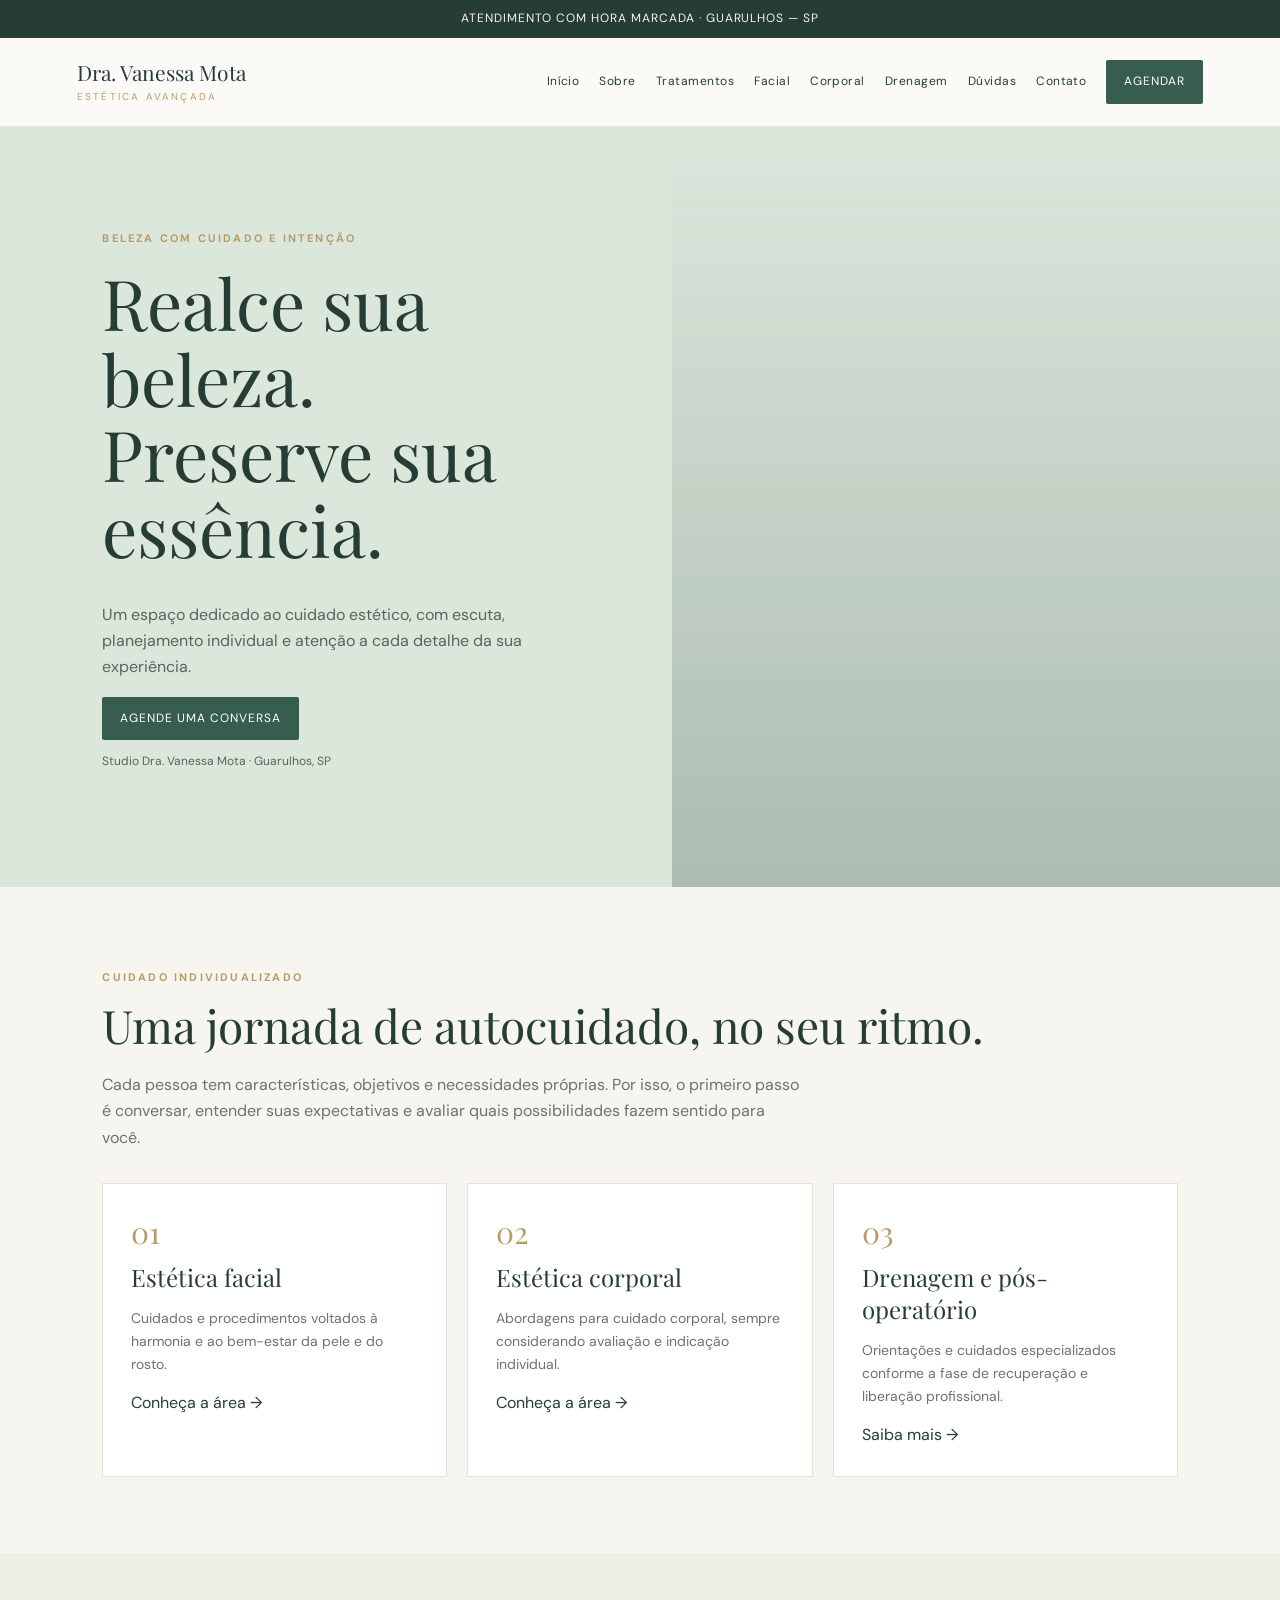
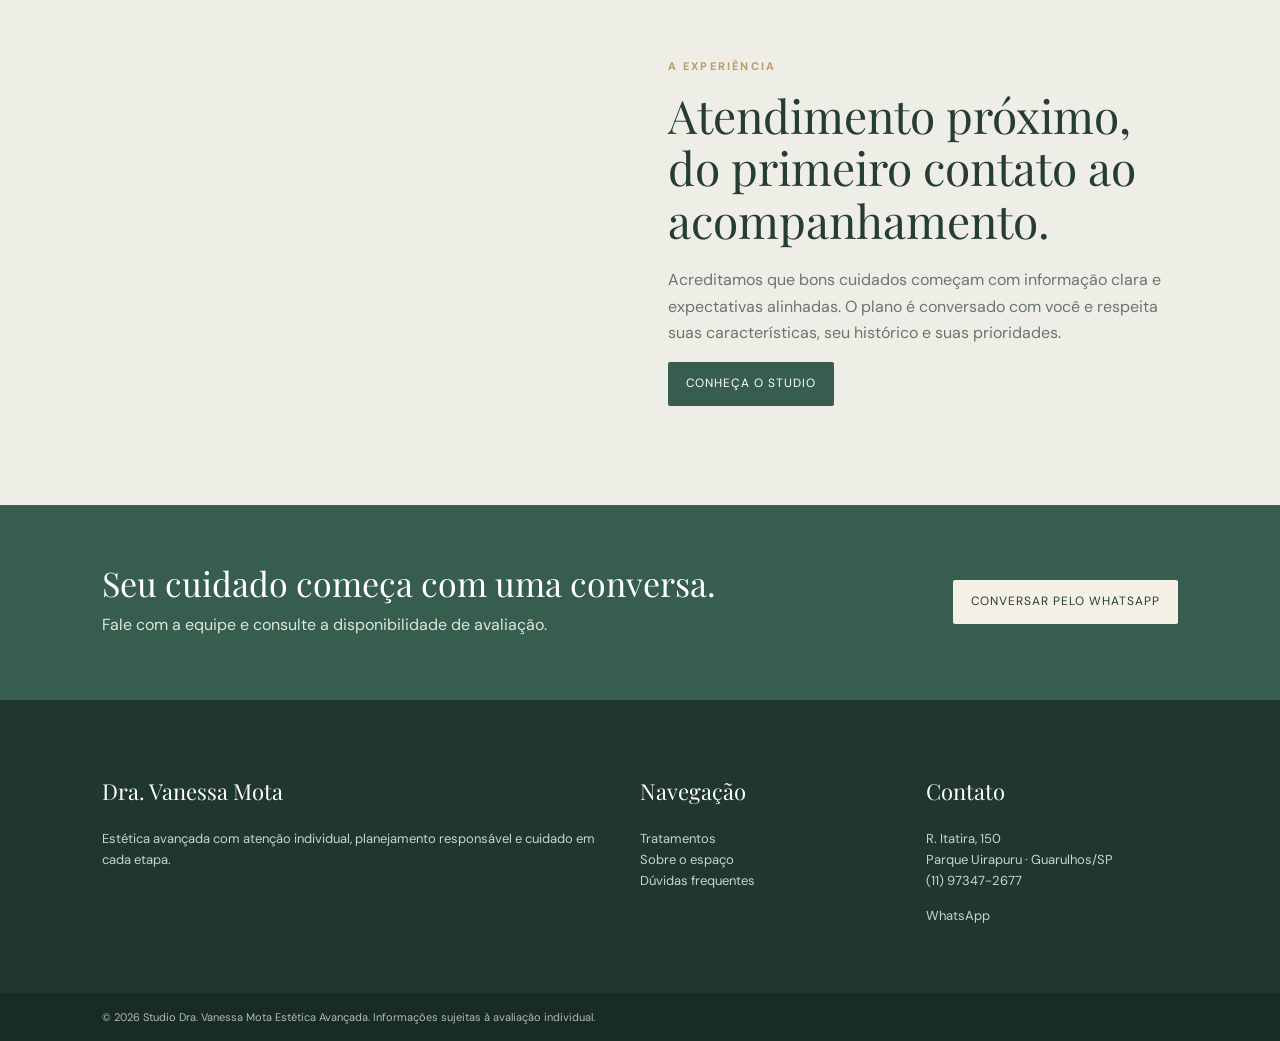
<file: index.html>
<!doctype html><html lang="pt-BR"><head><meta charset="utf-8"><meta name="viewport" content="width=device-width,initial-scale=1"><title>Estética avançada em Guarulhos | Dra. Vanessa Mota</title><meta name="description" content="Studio Dra. Vanessa Mota: estética facial e corporal em Guarulhos. Atendimento com hora marcada e avaliação individual."><meta name="theme-color" content="#365d4e"><link rel="stylesheet" href="style.css"></head><body><div class="top">ATENDIMENTO COM HORA MARCADA · GUARULHOS — SP</div><header class="nav"><a class="brand" href="index.html">Dra. Vanessa Mota<small>Estética avançada</small></a><nav class="navlinks"><a href="index.html">Início</a><a href="sobre.html">Sobre</a><a href="tratamentos.html">Tratamentos</a><a href="facial.html">Facial</a><a href="corporal.html">Corporal</a><a href="drenagem.html">Drenagem</a><a href="faq.html">Dúvidas</a><a href="contato.html">Contato</a><a class="cta" href="https://wa.me/5511973472677" target="_blank" rel="noopener">Agendar</a></nav></header><main><section class="hero"><div class="hero-copy"><span class="eyebrow">Beleza com cuidado e intenção</span><h1>Realce sua beleza. Preserve sua essência.</h1><p>Um espaço dedicado ao cuidado estético, com escuta, planejamento individual e atenção a cada detalhe da sua experiência.</p><a class="btn" href="https://wa.me/5511973472677">Agende uma conversa</a><p class="small">Studio Dra. Vanessa Mota · Guarulhos, SP</p></div><div class="hero-img" role="img" aria-label="Ambiente de cuidado estético"></div></section><section class="section"><span class="eyebrow">Cuidado individualizado</span><h2>Uma jornada de autocuidado, no seu ritmo.</h2><p class="intro">Cada pessoa tem características, objetivos e necessidades próprias. Por isso, o primeiro passo é conversar, entender suas expectativas e avaliar quais possibilidades fazem sentido para você.</p><div class="grid"><article class="tile"><span class="num">01</span><h3>Estética facial</h3><p>Cuidados e procedimentos voltados à harmonia e ao bem-estar da pele e do rosto.</p><a href="facial.html">Conheça a área →</a></article><article class="tile"><span class="num">02</span><h3>Estética corporal</h3><p>Abordagens para cuidado corporal, sempre considerando avaliação e indicação individual.</p><a href="corporal.html">Conheça a área →</a></article><article class="tile"><span class="num">03</span><h3>Drenagem e pós-operatório</h3><p>Orientações e cuidados especializados conforme a fase de recuperação e liberação profissional.</p><a href="drenagem.html">Saiba mais →</a></article></div></section><section class="section alt"><div class="split"><div class="photo"></div><div><span class="eyebrow">A experiência</span><h2>Atendimento próximo, do primeiro contato ao acompanhamento.</h2><p class="intro">Acreditamos que bons cuidados começam com informação clara e expectativas alinhadas. O plano é conversado com você e respeita suas características, seu histórico e suas prioridades.</p><a class="btn" href="sobre.html">Conheça o studio</a></div></div></section></main><section class="band"><div><h2>Seu cuidado começa com uma conversa.</h2><p>Fale com a equipe e consulte a disponibilidade de avaliação.</p></div><a class="btn light" href="https://wa.me/5511973472677" target="_blank" rel="noopener">Conversar pelo WhatsApp</a></section><footer class="footer"><div><h3>Dra. Vanessa Mota</h3><p>Estética avançada com atenção individual, planejamento responsável e cuidado em cada etapa.</p></div><div><h3>Navegação</h3><p><a href="tratamentos.html">Tratamentos</a><br><a href="sobre.html">Sobre o espaço</a><br><a href="faq.html">Dúvidas frequentes</a></p></div><div><h3>Contato</h3><p>R. Itatira, 150<br>Parque Uirapuru · Guarulhos/SP<br>(11) 97347-2677</p><p><a href="https://wa.me/5511973472677">WhatsApp</a></p></div></footer><div class="copyright">© 2026 Studio Dra. Vanessa Mota Estética Avançada. Informações sujeitas à avaliação individual.</div></body></html>
</file>
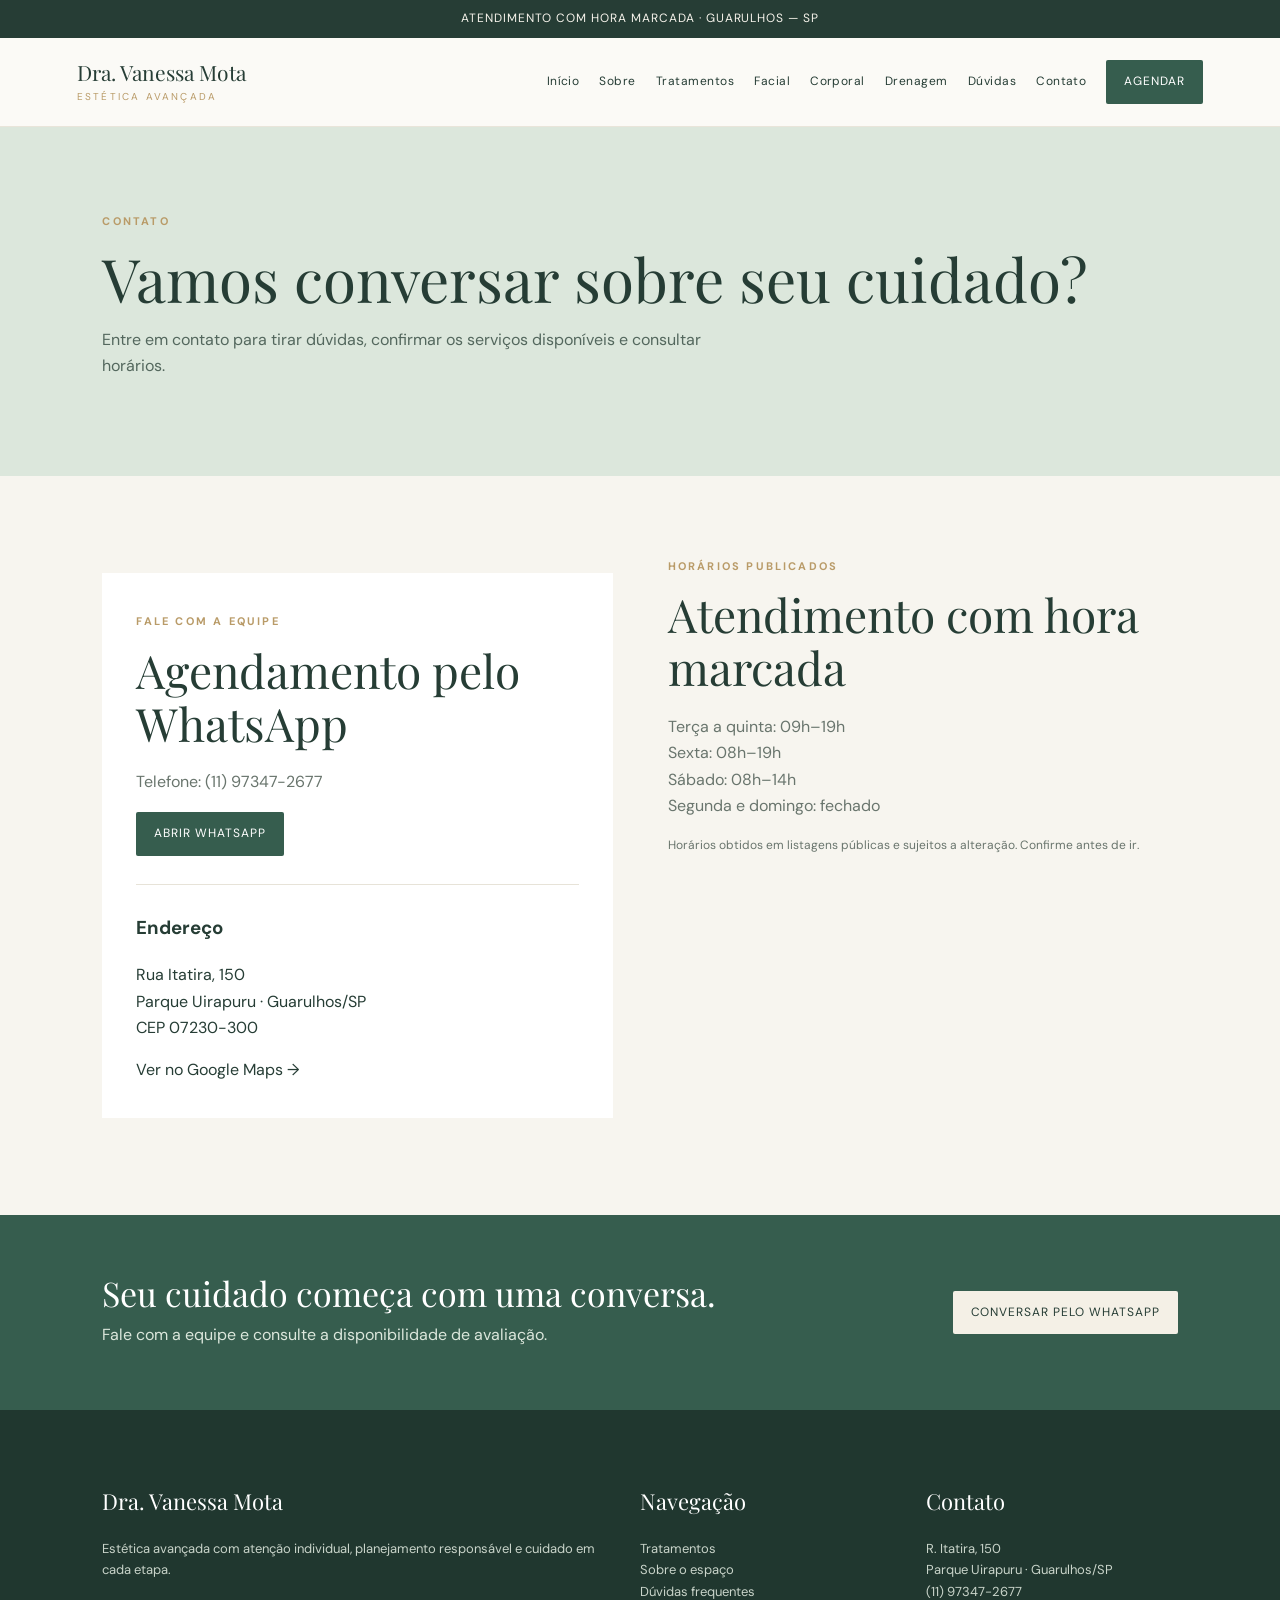
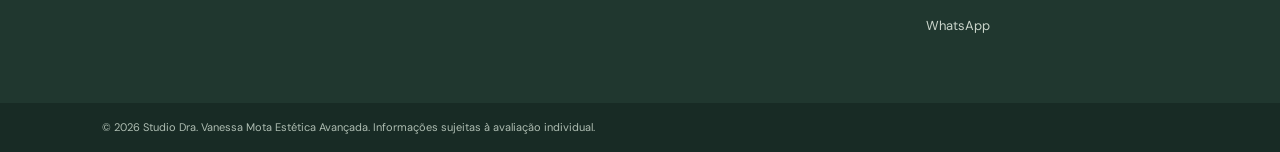
<file: contato.html>
<!doctype html><html lang="pt-BR"><head><meta charset="utf-8"><meta name="viewport" content="width=device-width,initial-scale=1"><title>Contato e agendamento | Dra. Vanessa Mota</title><meta name="description" content="Entre em contato com o Studio Dra. Vanessa Mota Estética Avançada em Guarulhos."><meta name="theme-color" content="#365d4e"><link rel="stylesheet" href="style.css"></head><body><div class="top">ATENDIMENTO COM HORA MARCADA · GUARULHOS — SP</div><header class="nav"><a class="brand" href="index.html">Dra. Vanessa Mota<small>Estética avançada</small></a><nav class="navlinks"><a href="index.html">Início</a><a href="sobre.html">Sobre</a><a href="tratamentos.html">Tratamentos</a><a href="facial.html">Facial</a><a href="corporal.html">Corporal</a><a href="drenagem.html">Drenagem</a><a href="faq.html">Dúvidas</a><a href="contato.html">Contato</a><a class="cta" href="https://wa.me/5511973472677" target="_blank" rel="noopener">Agendar</a></nav></header><main><section class="subhero"><span class="eyebrow">Contato</span><h1>Vamos conversar sobre seu cuidado?</h1><p>Entre em contato para tirar dúvidas, confirmar os serviços disponíveis e consultar horários.</p></section><section class="section"><div class="split"><div class="contactbox"><span class="eyebrow">Fale com a equipe</span><h2>Agendamento pelo WhatsApp</h2><p class="intro">Telefone: (11) 97347-2677</p><p><a class="btn" href="https://wa.me/5511973472677" target="_blank" rel="noopener">Abrir WhatsApp</a></p><hr style="border:0;border-top:1px solid #e7e3d8;margin:28px 0"><h3>Endereço</h3><p>Rua Itatira, 150<br>Parque Uirapuru · Guarulhos/SP<br>CEP 07230-300</p><a href="https://www.google.com/maps/search/?api=1&query=Rua%20Itatira%2C%20150%2C%20Parque%20Uirapuru%2C%20Guarulhos%20SP" target="_blank" rel="noopener">Ver no Google Maps →</a></div><div><span class="eyebrow">Horários publicados</span><h2>Atendimento com hora marcada</h2><p class="intro">Terça a quinta: 09h–19h<br>Sexta: 08h–19h<br>Sábado: 08h–14h<br>Segunda e domingo: fechado</p><p class="small">Horários obtidos em listagens públicas e sujeitos a alteração. Confirme antes de ir.</p><div class="photo" style="min-height:260px;margin-top:24px"></div></div></div></section></main><section class="band"><div><h2>Seu cuidado começa com uma conversa.</h2><p>Fale com a equipe e consulte a disponibilidade de avaliação.</p></div><a class="btn light" href="https://wa.me/5511973472677" target="_blank" rel="noopener">Conversar pelo WhatsApp</a></section><footer class="footer"><div><h3>Dra. Vanessa Mota</h3><p>Estética avançada com atenção individual, planejamento responsável e cuidado em cada etapa.</p></div><div><h3>Navegação</h3><p><a href="tratamentos.html">Tratamentos</a><br><a href="sobre.html">Sobre o espaço</a><br><a href="faq.html">Dúvidas frequentes</a></p></div><div><h3>Contato</h3><p>R. Itatira, 150<br>Parque Uirapuru · Guarulhos/SP<br>(11) 97347-2677</p><p><a href="https://wa.me/5511973472677">WhatsApp</a></p></div></footer><div class="copyright">© 2026 Studio Dra. Vanessa Mota Estética Avançada. Informações sujeitas à avaliação individual.</div></body></html>
</file>
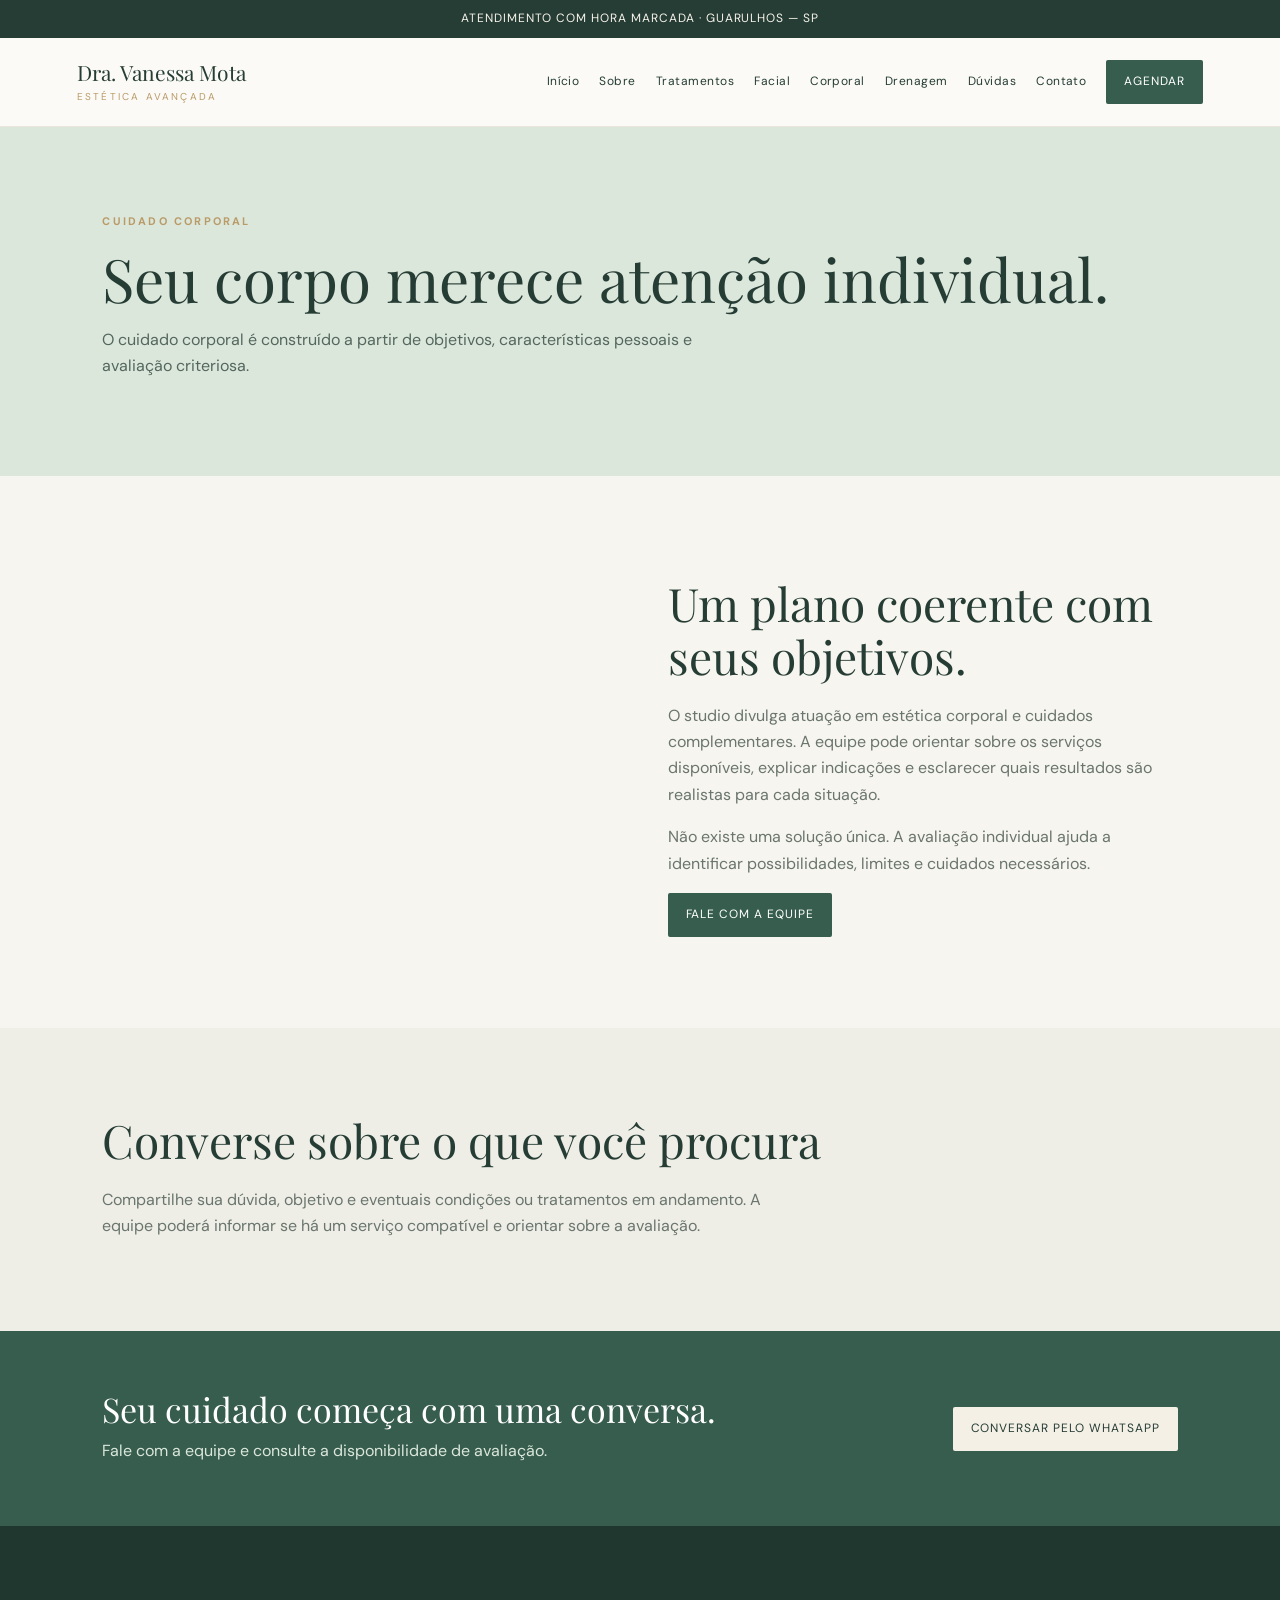
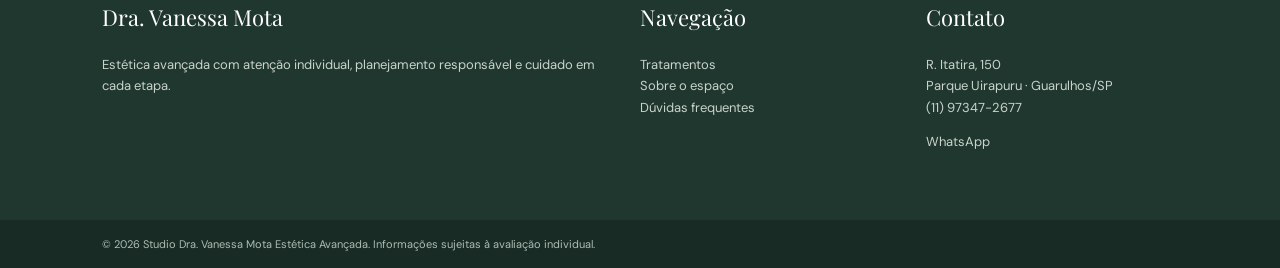
<file: corporal.html>
<!doctype html><html lang="pt-BR"><head><meta charset="utf-8"><meta name="viewport" content="width=device-width,initial-scale=1"><title>Estética corporal | Dra. Vanessa Mota</title><meta name="description" content="Conheça as possibilidades de cuidado corporal e avaliação individual no Studio Dra. Vanessa Mota."><meta name="theme-color" content="#365d4e"><link rel="stylesheet" href="style.css"></head><body><div class="top">ATENDIMENTO COM HORA MARCADA · GUARULHOS — SP</div><header class="nav"><a class="brand" href="index.html">Dra. Vanessa Mota<small>Estética avançada</small></a><nav class="navlinks"><a href="index.html">Início</a><a href="sobre.html">Sobre</a><a href="tratamentos.html">Tratamentos</a><a href="facial.html">Facial</a><a href="corporal.html">Corporal</a><a href="drenagem.html">Drenagem</a><a href="faq.html">Dúvidas</a><a href="contato.html">Contato</a><a class="cta" href="https://wa.me/5511973472677" target="_blank" rel="noopener">Agendar</a></nav></header><main><section class="subhero"><span class="eyebrow">Cuidado corporal</span><h1>Seu corpo merece atenção individual.</h1><p>O cuidado corporal é construído a partir de objetivos, características pessoais e avaliação criteriosa.</p></section><section class="section"><div class="split"><div class="photo"></div><div><h2>Um plano coerente com seus objetivos.</h2><p class="intro">O studio divulga atuação em estética corporal e cuidados complementares. A equipe pode orientar sobre os serviços disponíveis, explicar indicações e esclarecer quais resultados são realistas para cada situação.</p><p class="intro">Não existe uma solução única. A avaliação individual ajuda a identificar possibilidades, limites e cuidados necessários.</p><a class="btn" href="https://wa.me/5511973472677">Fale com a equipe</a></div></div></section><section class="section alt"><h2>Converse sobre o que você procura</h2><p class="intro">Compartilhe sua dúvida, objetivo e eventuais condições ou tratamentos em andamento. A equipe poderá informar se há um serviço compatível e orientar sobre a avaliação.</p></section></main><section class="band"><div><h2>Seu cuidado começa com uma conversa.</h2><p>Fale com a equipe e consulte a disponibilidade de avaliação.</p></div><a class="btn light" href="https://wa.me/5511973472677" target="_blank" rel="noopener">Conversar pelo WhatsApp</a></section><footer class="footer"><div><h3>Dra. Vanessa Mota</h3><p>Estética avançada com atenção individual, planejamento responsável e cuidado em cada etapa.</p></div><div><h3>Navegação</h3><p><a href="tratamentos.html">Tratamentos</a><br><a href="sobre.html">Sobre o espaço</a><br><a href="faq.html">Dúvidas frequentes</a></p></div><div><h3>Contato</h3><p>R. Itatira, 150<br>Parque Uirapuru · Guarulhos/SP<br>(11) 97347-2677</p><p><a href="https://wa.me/5511973472677">WhatsApp</a></p></div></footer><div class="copyright">© 2026 Studio Dra. Vanessa Mota Estética Avançada. Informações sujeitas à avaliação individual.</div></body></html>
</file>
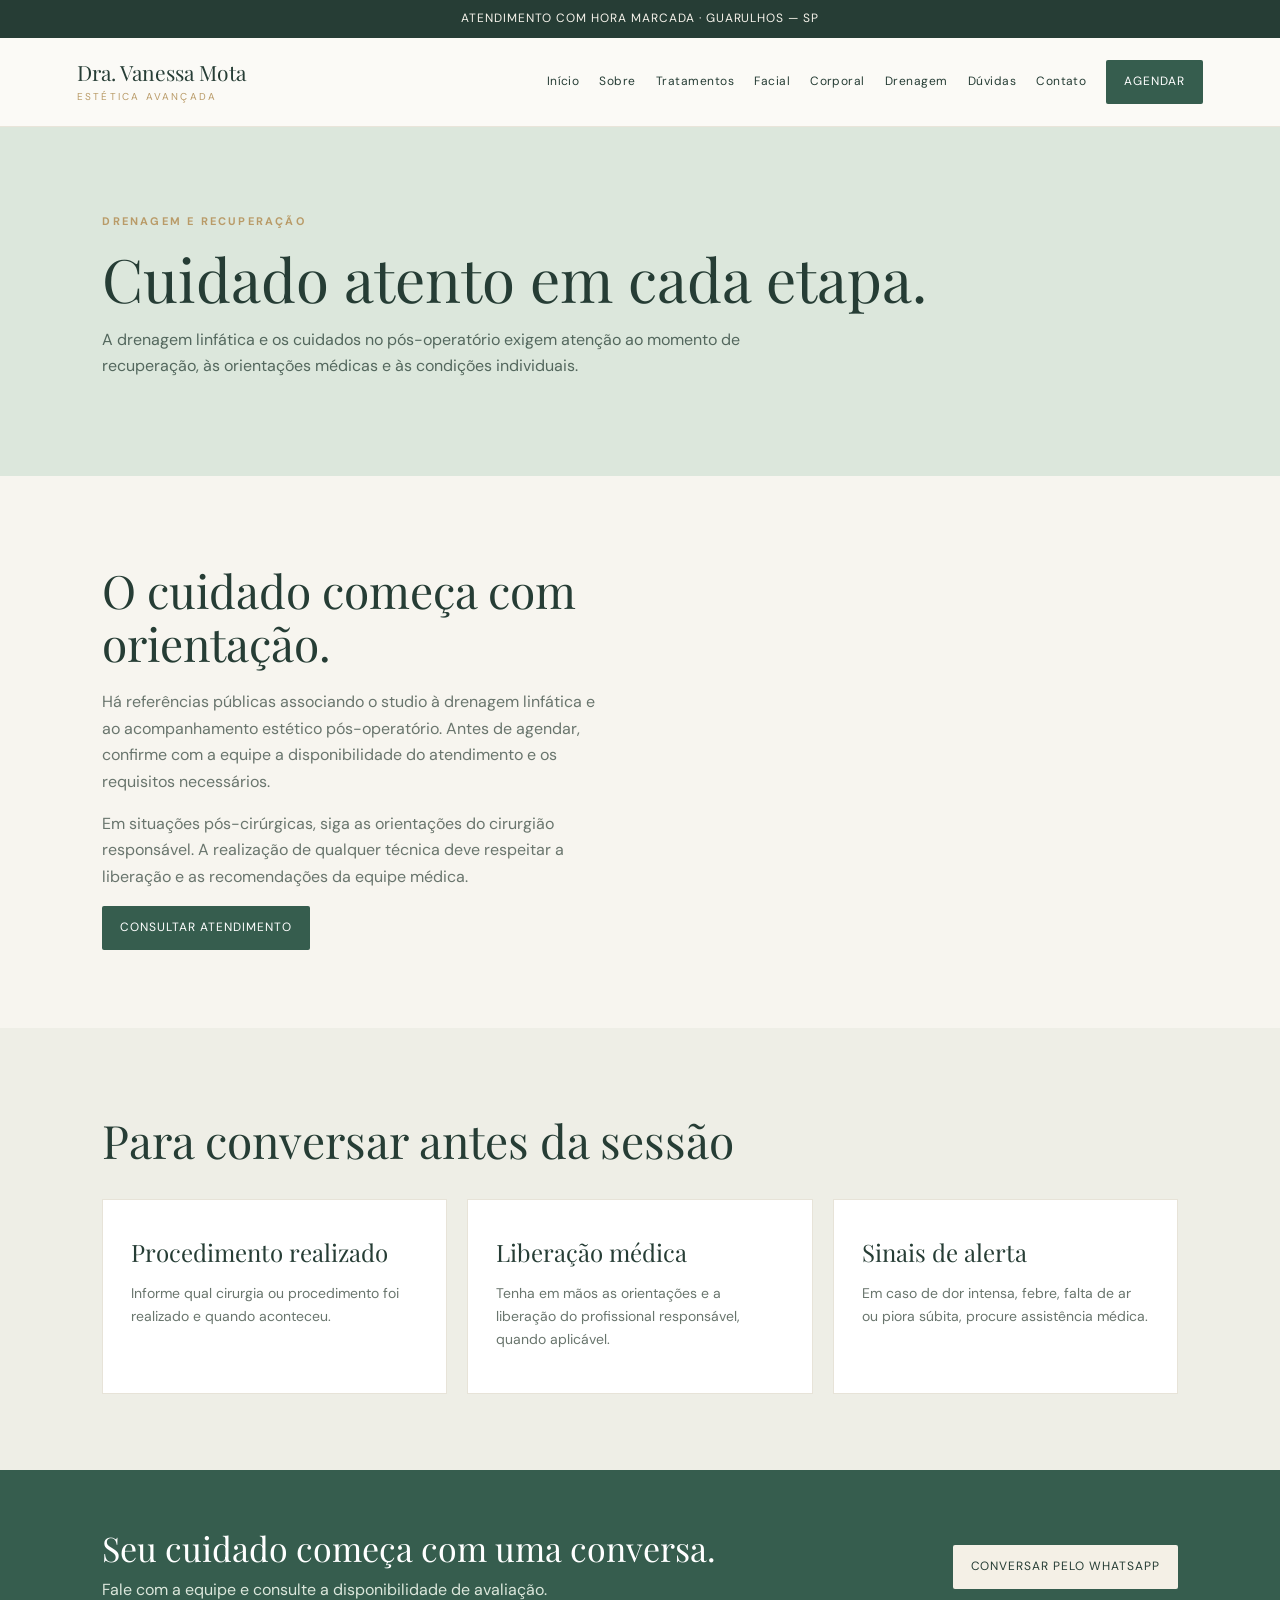
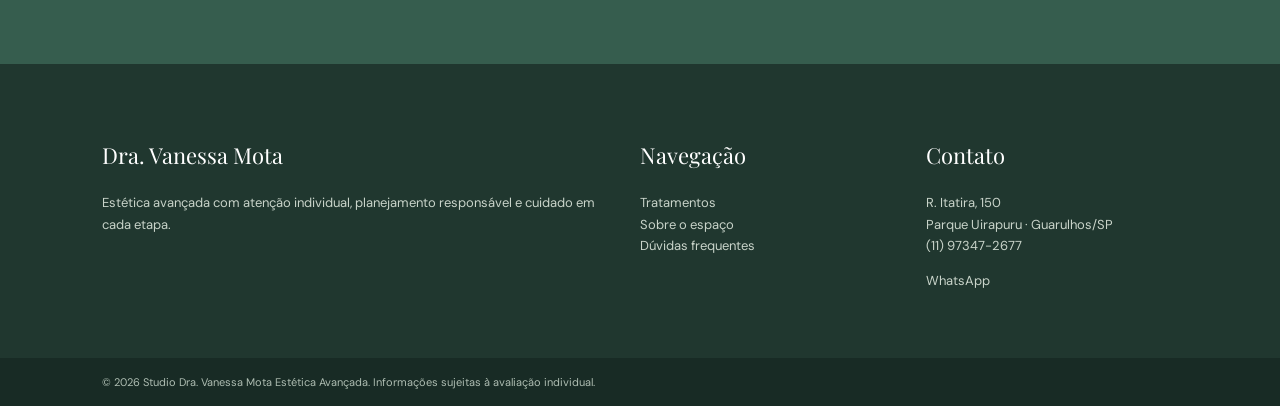
<file: drenagem.html>
<!doctype html><html lang="pt-BR"><head><meta charset="utf-8"><meta name="viewport" content="width=device-width,initial-scale=1"><title>Drenagem e pós-operatório | Dra. Vanessa Mota</title><meta name="description" content="Informações sobre drenagem linfática e cuidados pós-operatórios no Studio Dra. Vanessa Mota."><meta name="theme-color" content="#365d4e"><link rel="stylesheet" href="style.css"></head><body><div class="top">ATENDIMENTO COM HORA MARCADA · GUARULHOS — SP</div><header class="nav"><a class="brand" href="index.html">Dra. Vanessa Mota<small>Estética avançada</small></a><nav class="navlinks"><a href="index.html">Início</a><a href="sobre.html">Sobre</a><a href="tratamentos.html">Tratamentos</a><a href="facial.html">Facial</a><a href="corporal.html">Corporal</a><a href="drenagem.html">Drenagem</a><a href="faq.html">Dúvidas</a><a href="contato.html">Contato</a><a class="cta" href="https://wa.me/5511973472677" target="_blank" rel="noopener">Agendar</a></nav></header><main><section class="subhero"><span class="eyebrow">Drenagem e recuperação</span><h1>Cuidado atento em cada etapa.</h1><p>A drenagem linfática e os cuidados no pós-operatório exigem atenção ao momento de recuperação, às orientações médicas e às condições individuais.</p></section><section class="section"><div class="split"><div><h2>O cuidado começa com orientação.</h2><p class="intro">Há referências públicas associando o studio à drenagem linfática e ao acompanhamento estético pós-operatório. Antes de agendar, confirme com a equipe a disponibilidade do atendimento e os requisitos necessários.</p><p class="intro">Em situações pós-cirúrgicas, siga as orientações do cirurgião responsável. A realização de qualquer técnica deve respeitar a liberação e as recomendações da equipe médica.</p><a class="btn" href="https://wa.me/5511973472677">Consultar atendimento</a></div><div class="photo"></div></div></section><section class="section alt"><h2>Para conversar antes da sessão</h2><div class="grid"><article class="tile"><h3>Procedimento realizado</h3><p>Informe qual cirurgia ou procedimento foi realizado e quando aconteceu.</p></article><article class="tile"><h3>Liberação médica</h3><p>Tenha em mãos as orientações e a liberação do profissional responsável, quando aplicável.</p></article><article class="tile"><h3>Sinais de alerta</h3><p>Em caso de dor intensa, febre, falta de ar ou piora súbita, procure assistência médica.</p></article></div></section></main><section class="band"><div><h2>Seu cuidado começa com uma conversa.</h2><p>Fale com a equipe e consulte a disponibilidade de avaliação.</p></div><a class="btn light" href="https://wa.me/5511973472677" target="_blank" rel="noopener">Conversar pelo WhatsApp</a></section><footer class="footer"><div><h3>Dra. Vanessa Mota</h3><p>Estética avançada com atenção individual, planejamento responsável e cuidado em cada etapa.</p></div><div><h3>Navegação</h3><p><a href="tratamentos.html">Tratamentos</a><br><a href="sobre.html">Sobre o espaço</a><br><a href="faq.html">Dúvidas frequentes</a></p></div><div><h3>Contato</h3><p>R. Itatira, 150<br>Parque Uirapuru · Guarulhos/SP<br>(11) 97347-2677</p><p><a href="https://wa.me/5511973472677">WhatsApp</a></p></div></footer><div class="copyright">© 2026 Studio Dra. Vanessa Mota Estética Avançada. Informações sujeitas à avaliação individual.</div></body></html>
</file>
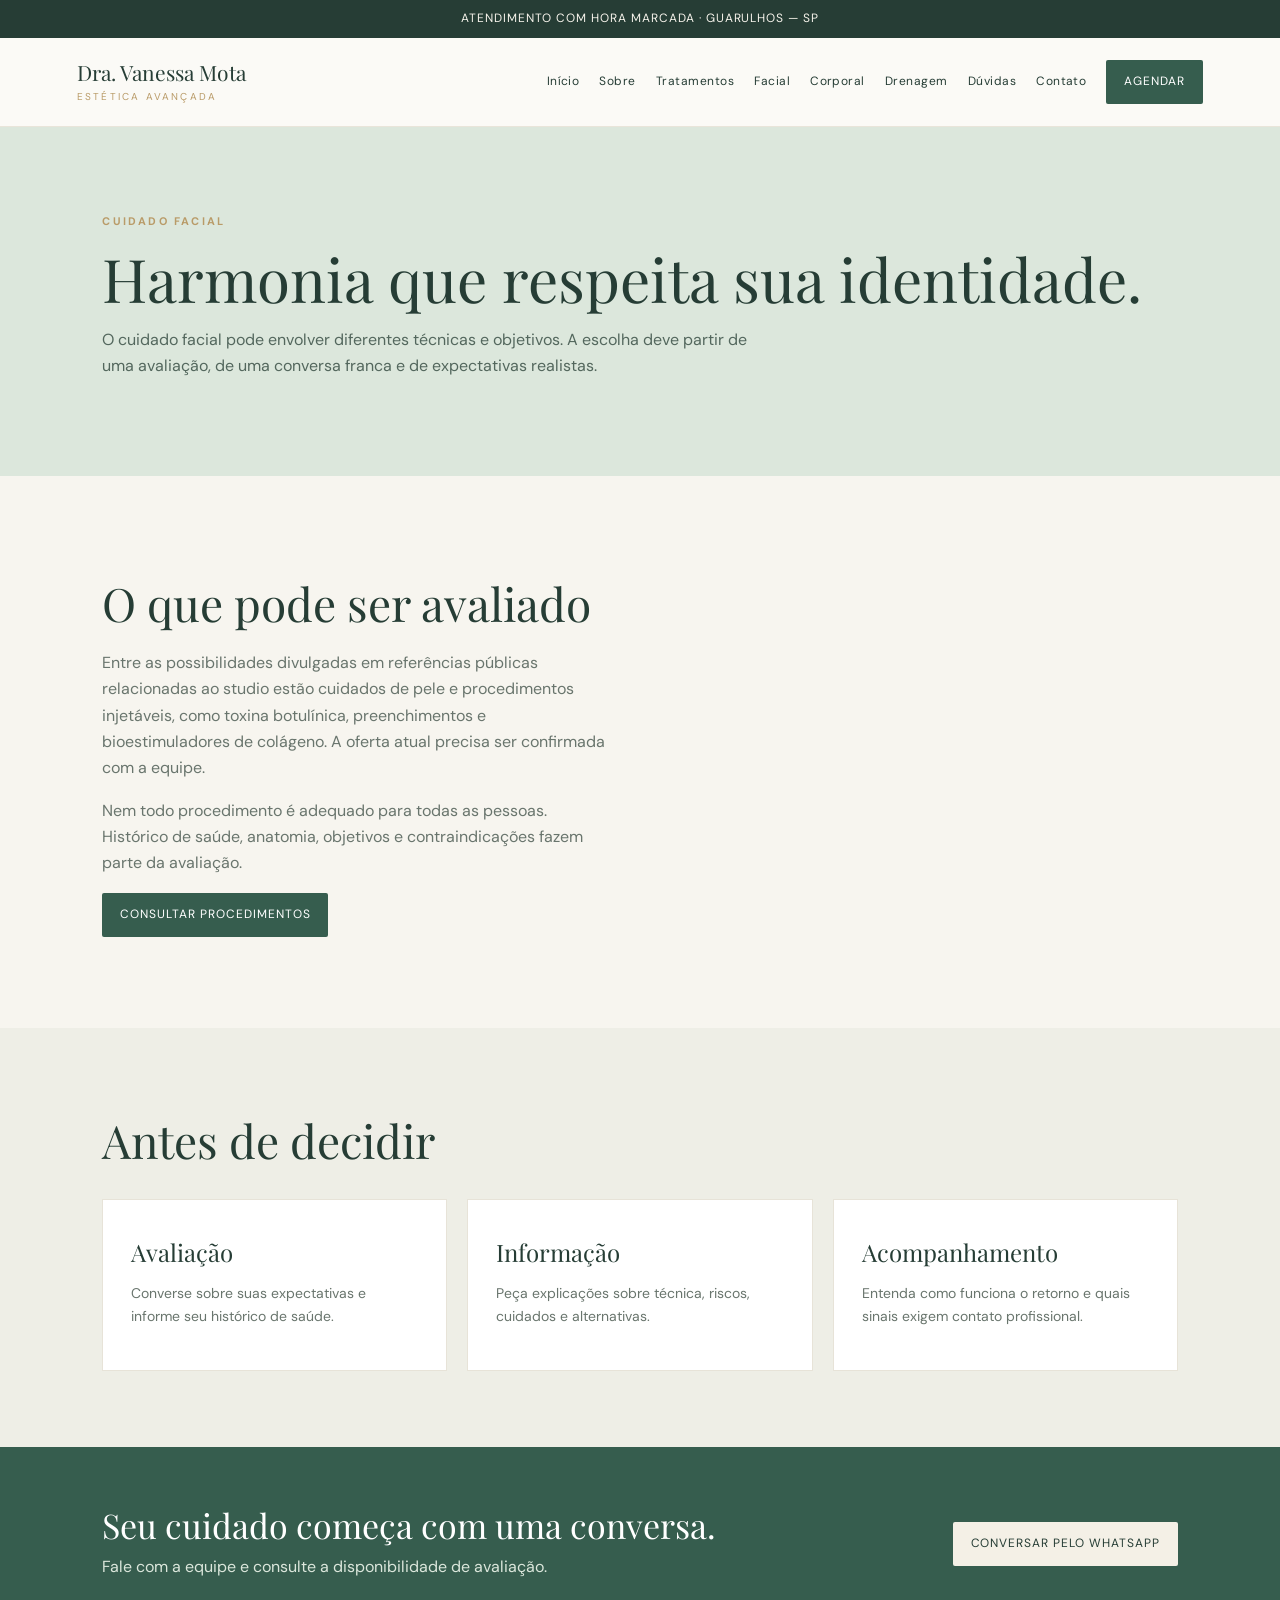
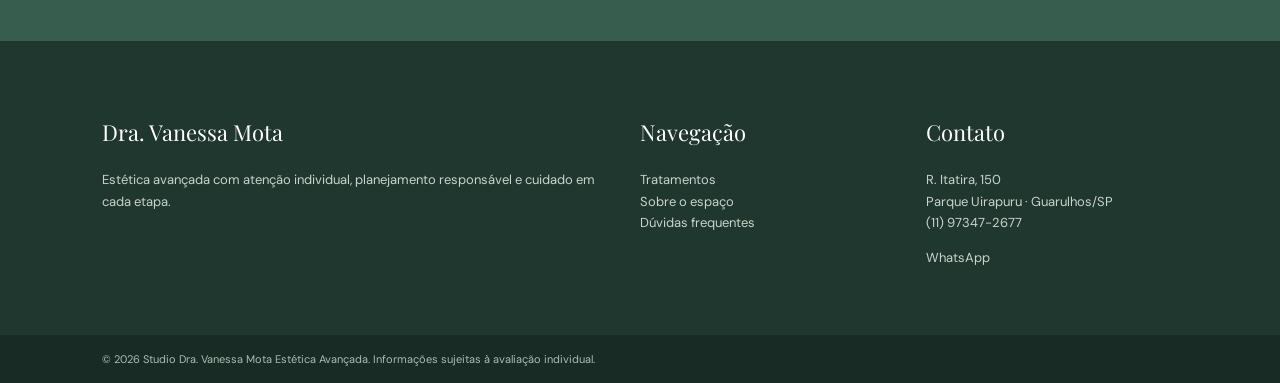
<file: facial.html>
<!doctype html><html lang="pt-BR"><head><meta charset="utf-8"><meta name="viewport" content="width=device-width,initial-scale=1"><title>Estética facial | Dra. Vanessa Mota</title><meta name="description" content="Cuidados faciais e possibilidades de tratamento no Studio Dra. Vanessa Mota, em Guarulhos."><meta name="theme-color" content="#365d4e"><link rel="stylesheet" href="style.css"></head><body><div class="top">ATENDIMENTO COM HORA MARCADA · GUARULHOS — SP</div><header class="nav"><a class="brand" href="index.html">Dra. Vanessa Mota<small>Estética avançada</small></a><nav class="navlinks"><a href="index.html">Início</a><a href="sobre.html">Sobre</a><a href="tratamentos.html">Tratamentos</a><a href="facial.html">Facial</a><a href="corporal.html">Corporal</a><a href="drenagem.html">Drenagem</a><a href="faq.html">Dúvidas</a><a href="contato.html">Contato</a><a class="cta" href="https://wa.me/5511973472677" target="_blank" rel="noopener">Agendar</a></nav></header><main><section class="subhero"><span class="eyebrow">Cuidado facial</span><h1>Harmonia que respeita sua identidade.</h1><p>O cuidado facial pode envolver diferentes técnicas e objetivos. A escolha deve partir de uma avaliação, de uma conversa franca e de expectativas realistas.</p></section><section class="section"><div class="split"><div><h2>O que pode ser avaliado</h2><p class="intro">Entre as possibilidades divulgadas em referências públicas relacionadas ao studio estão cuidados de pele e procedimentos injetáveis, como toxina botulínica, preenchimentos e bioestimuladores de colágeno. A oferta atual precisa ser confirmada com a equipe.</p><p class="intro">Nem todo procedimento é adequado para todas as pessoas. Histórico de saúde, anatomia, objetivos e contraindicações fazem parte da avaliação.</p><a class="btn" href="https://wa.me/5511973472677">Consultar procedimentos</a></div><div class="photo"></div></div></section><section class="section alt"><h2>Antes de decidir</h2><div class="grid"><article class="tile"><h3>Avaliação</h3><p>Converse sobre suas expectativas e informe seu histórico de saúde.</p></article><article class="tile"><h3>Informação</h3><p>Peça explicações sobre técnica, riscos, cuidados e alternativas.</p></article><article class="tile"><h3>Acompanhamento</h3><p>Entenda como funciona o retorno e quais sinais exigem contato profissional.</p></article></div></section></main><section class="band"><div><h2>Seu cuidado começa com uma conversa.</h2><p>Fale com a equipe e consulte a disponibilidade de avaliação.</p></div><a class="btn light" href="https://wa.me/5511973472677" target="_blank" rel="noopener">Conversar pelo WhatsApp</a></section><footer class="footer"><div><h3>Dra. Vanessa Mota</h3><p>Estética avançada com atenção individual, planejamento responsável e cuidado em cada etapa.</p></div><div><h3>Navegação</h3><p><a href="tratamentos.html">Tratamentos</a><br><a href="sobre.html">Sobre o espaço</a><br><a href="faq.html">Dúvidas frequentes</a></p></div><div><h3>Contato</h3><p>R. Itatira, 150<br>Parque Uirapuru · Guarulhos/SP<br>(11) 97347-2677</p><p><a href="https://wa.me/5511973472677">WhatsApp</a></p></div></footer><div class="copyright">© 2026 Studio Dra. Vanessa Mota Estética Avançada. Informações sujeitas à avaliação individual.</div></body></html>
</file>
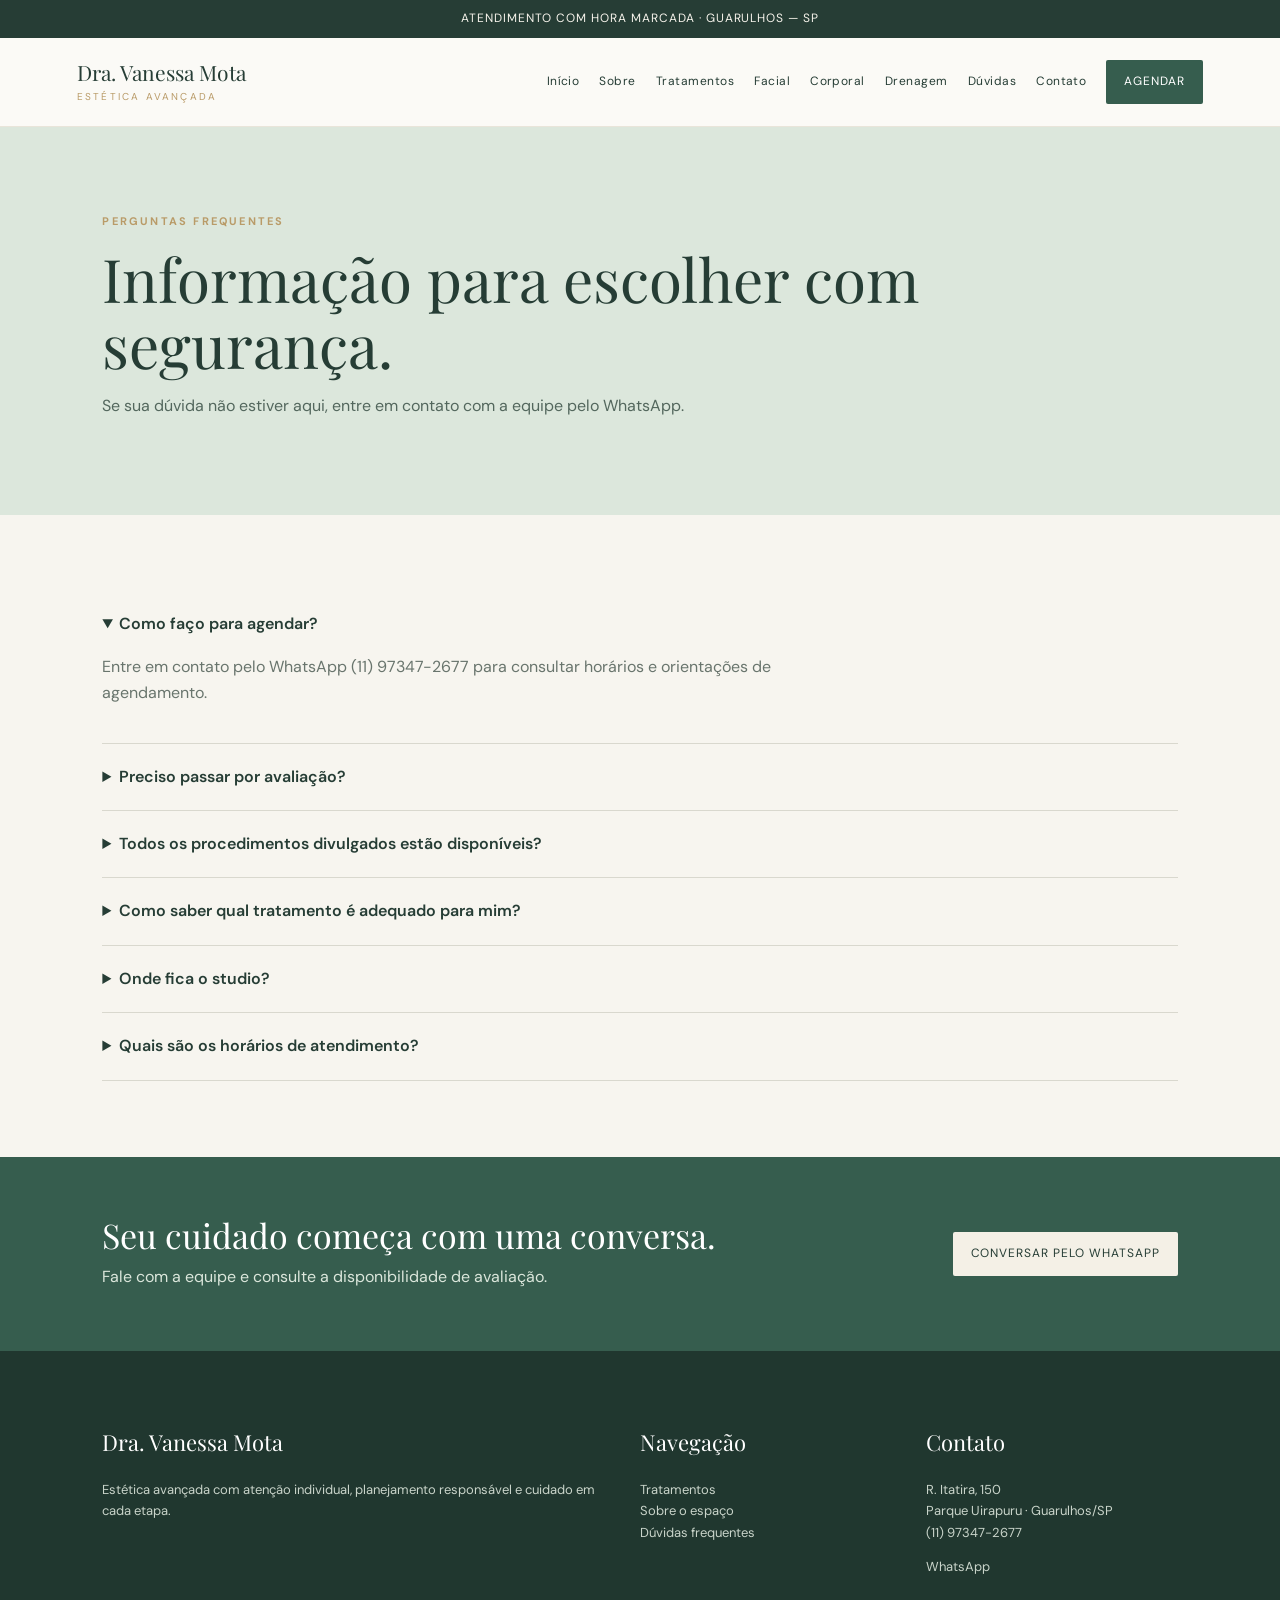
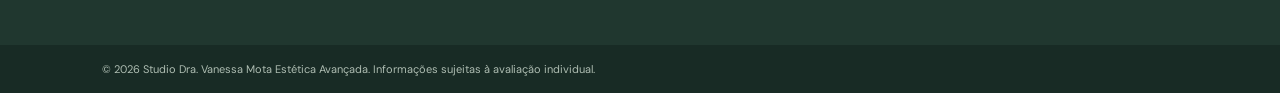
<file: faq.html>
<!doctype html><html lang="pt-BR"><head><meta charset="utf-8"><meta name="viewport" content="width=device-width,initial-scale=1"><title>Dúvidas frequentes | Dra. Vanessa Mota</title><meta name="description" content="Respostas para dúvidas comuns sobre avaliação, agendamento e cuidados estéticos."><meta name="theme-color" content="#365d4e"><link rel="stylesheet" href="style.css"></head><body><div class="top">ATENDIMENTO COM HORA MARCADA · GUARULHOS — SP</div><header class="nav"><a class="brand" href="index.html">Dra. Vanessa Mota<small>Estética avançada</small></a><nav class="navlinks"><a href="index.html">Início</a><a href="sobre.html">Sobre</a><a href="tratamentos.html">Tratamentos</a><a href="facial.html">Facial</a><a href="corporal.html">Corporal</a><a href="drenagem.html">Drenagem</a><a href="faq.html">Dúvidas</a><a href="contato.html">Contato</a><a class="cta" href="https://wa.me/5511973472677" target="_blank" rel="noopener">Agendar</a></nav></header><main><section class="subhero"><span class="eyebrow">Perguntas frequentes</span><h1>Informação para escolher com segurança.</h1><p>Se sua dúvida não estiver aqui, entre em contato com a equipe pelo WhatsApp.</p></section><section class="section faq"><details open><summary>Como faço para agendar?</summary><p>Entre em contato pelo WhatsApp (11) 97347-2677 para consultar horários e orientações de agendamento.</p></details><details><summary>Preciso passar por avaliação?</summary><p>A indicação de procedimentos depende de avaliação individual. A equipe informará como funciona essa etapa para o serviço desejado.</p></details><details><summary>Todos os procedimentos divulgados estão disponíveis?</summary><p>Não necessariamente. A lista de serviços pode mudar. Confirme diretamente com o studio quais atendimentos estão disponíveis no momento.</p></details><details><summary>Como saber qual tratamento é adequado para mim?</summary><p>Converse sobre seus objetivos, histórico de saúde e expectativas. A avaliação profissional ajuda a esclarecer possibilidades, contraindicações e alternativas.</p></details><details><summary>Onde fica o studio?</summary><p>O endereço encontrado em referências públicas é Rua Itatira, 150, Parque Uirapuru, Guarulhos/SP. Confirme o endereço e a localização antes de se deslocar.</p></details><details><summary>Quais são os horários de atendimento?</summary><p>Listagens públicas indicam atendimento de terça a quinta, das 9h às 19h; sexta, das 8h às 19h; e sábado, das 8h às 14h. Horários podem mudar, então confirme pelo WhatsApp.</p></details></section></main><section class="band"><div><h2>Seu cuidado começa com uma conversa.</h2><p>Fale com a equipe e consulte a disponibilidade de avaliação.</p></div><a class="btn light" href="https://wa.me/5511973472677" target="_blank" rel="noopener">Conversar pelo WhatsApp</a></section><footer class="footer"><div><h3>Dra. Vanessa Mota</h3><p>Estética avançada com atenção individual, planejamento responsável e cuidado em cada etapa.</p></div><div><h3>Navegação</h3><p><a href="tratamentos.html">Tratamentos</a><br><a href="sobre.html">Sobre o espaço</a><br><a href="faq.html">Dúvidas frequentes</a></p></div><div><h3>Contato</h3><p>R. Itatira, 150<br>Parque Uirapuru · Guarulhos/SP<br>(11) 97347-2677</p><p><a href="https://wa.me/5511973472677">WhatsApp</a></p></div></footer><div class="copyright">© 2026 Studio Dra. Vanessa Mota Estética Avançada. Informações sujeitas à avaliação individual.</div></body></html>
</file>
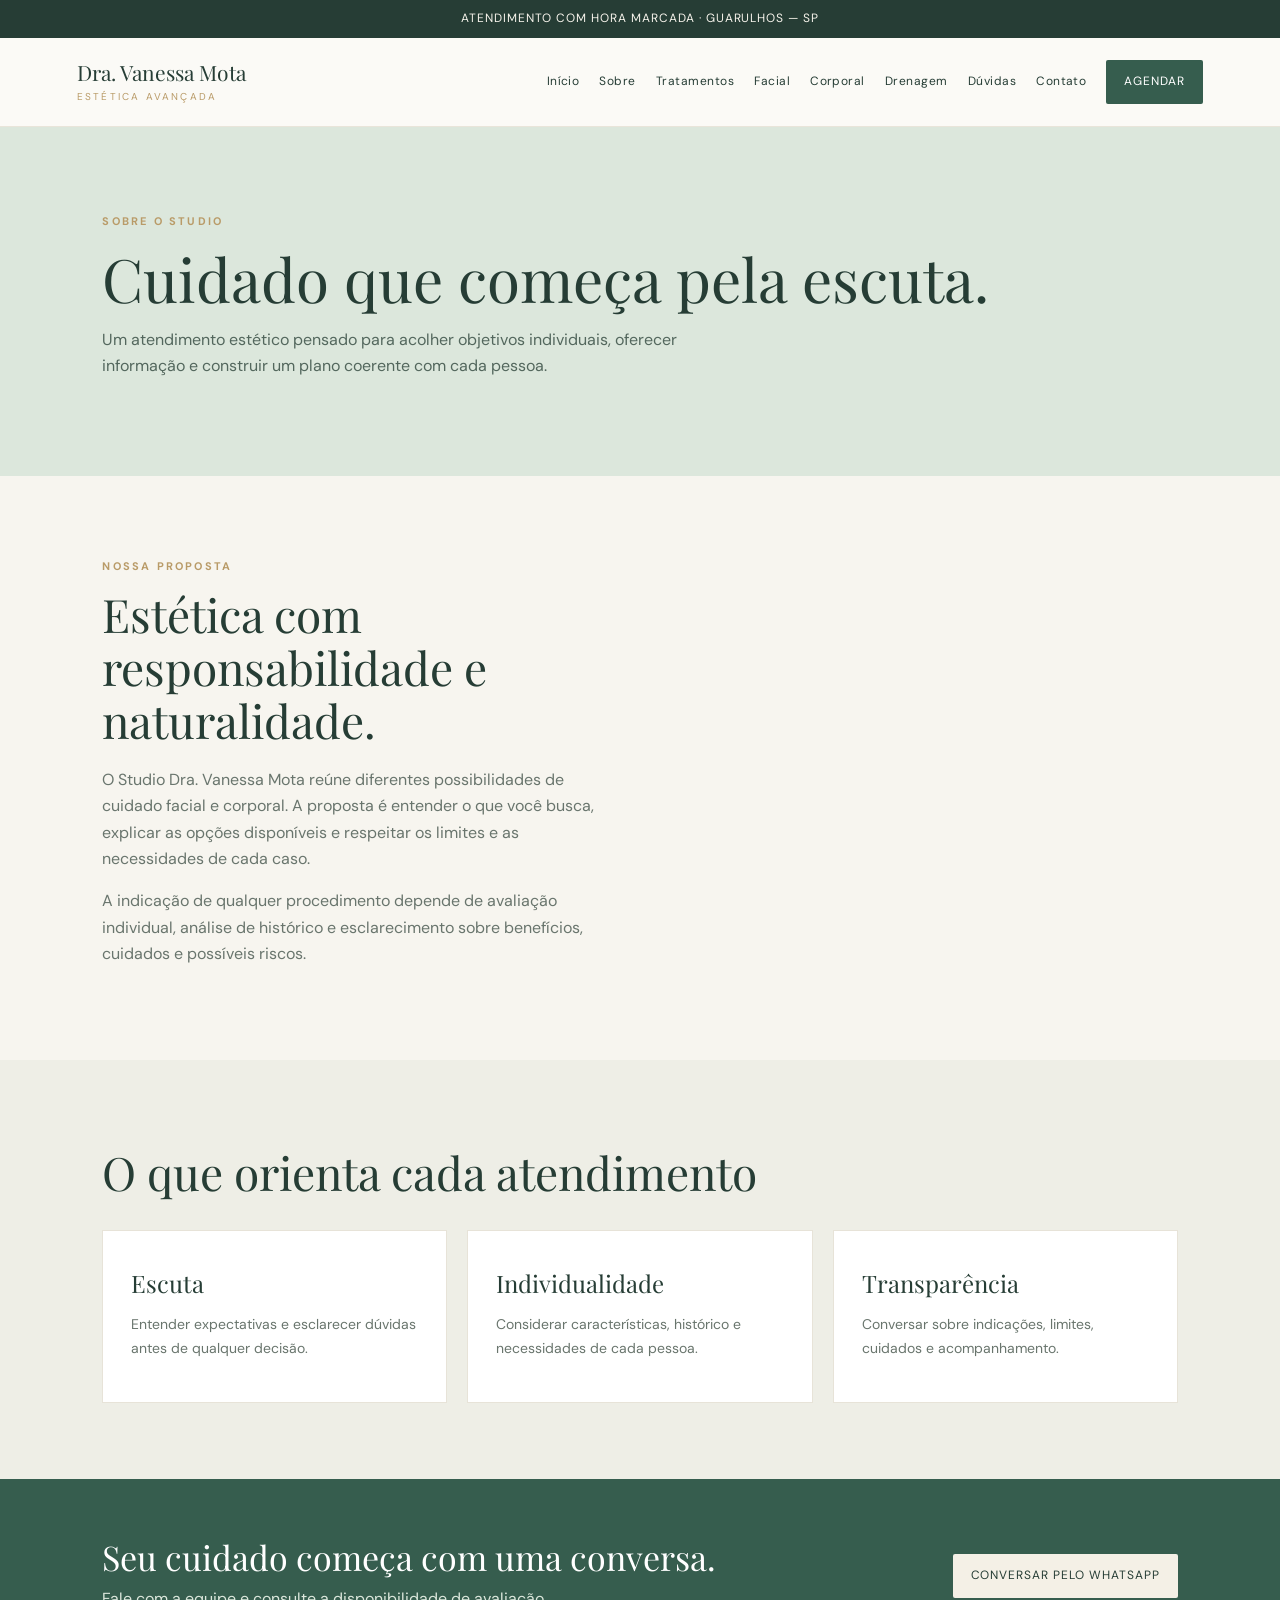
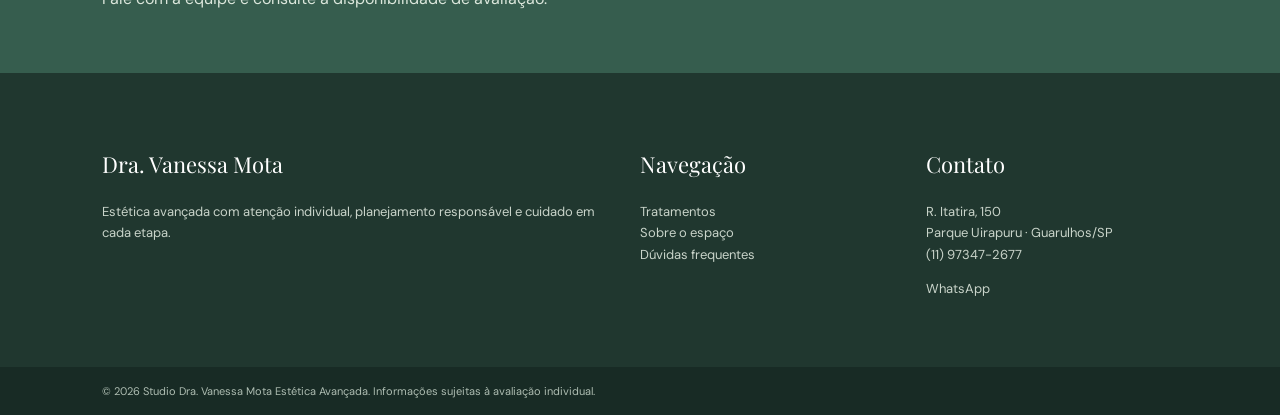
<file: sobre.html>
<!doctype html><html lang="pt-BR"><head><meta charset="utf-8"><meta name="viewport" content="width=device-width,initial-scale=1"><title>Sobre o studio | Dra. Vanessa Mota</title><meta name="description" content="Conheça a proposta de atendimento do Studio Dra. Vanessa Mota Estética Avançada em Guarulhos."><meta name="theme-color" content="#365d4e"><link rel="stylesheet" href="style.css"></head><body><div class="top">ATENDIMENTO COM HORA MARCADA · GUARULHOS — SP</div><header class="nav"><a class="brand" href="index.html">Dra. Vanessa Mota<small>Estética avançada</small></a><nav class="navlinks"><a href="index.html">Início</a><a href="sobre.html">Sobre</a><a href="tratamentos.html">Tratamentos</a><a href="facial.html">Facial</a><a href="corporal.html">Corporal</a><a href="drenagem.html">Drenagem</a><a href="faq.html">Dúvidas</a><a href="contato.html">Contato</a><a class="cta" href="https://wa.me/5511973472677" target="_blank" rel="noopener">Agendar</a></nav></header><main><section class="subhero"><span class="eyebrow">Sobre o studio</span><h1>Cuidado que começa pela escuta.</h1><p>Um atendimento estético pensado para acolher objetivos individuais, oferecer informação e construir um plano coerente com cada pessoa.</p></section><section class="section"><div class="split"><div><span class="eyebrow">Nossa proposta</span><h2>Estética com responsabilidade e naturalidade.</h2><p class="intro">O Studio Dra. Vanessa Mota reúne diferentes possibilidades de cuidado facial e corporal. A proposta é entender o que você busca, explicar as opções disponíveis e respeitar os limites e as necessidades de cada caso.</p><p class="intro">A indicação de qualquer procedimento depende de avaliação individual, análise de histórico e esclarecimento sobre benefícios, cuidados e possíveis riscos.</p></div><div class="photo"></div></div></section><section class="section alt"><h2>O que orienta cada atendimento</h2><div class="grid"><article class="tile"><h3>Escuta</h3><p>Entender expectativas e esclarecer dúvidas antes de qualquer decisão.</p></article><article class="tile"><h3>Individualidade</h3><p>Considerar características, histórico e necessidades de cada pessoa.</p></article><article class="tile"><h3>Transparência</h3><p>Conversar sobre indicações, limites, cuidados e acompanhamento.</p></article></div></section></main><section class="band"><div><h2>Seu cuidado começa com uma conversa.</h2><p>Fale com a equipe e consulte a disponibilidade de avaliação.</p></div><a class="btn light" href="https://wa.me/5511973472677" target="_blank" rel="noopener">Conversar pelo WhatsApp</a></section><footer class="footer"><div><h3>Dra. Vanessa Mota</h3><p>Estética avançada com atenção individual, planejamento responsável e cuidado em cada etapa.</p></div><div><h3>Navegação</h3><p><a href="tratamentos.html">Tratamentos</a><br><a href="sobre.html">Sobre o espaço</a><br><a href="faq.html">Dúvidas frequentes</a></p></div><div><h3>Contato</h3><p>R. Itatira, 150<br>Parque Uirapuru · Guarulhos/SP<br>(11) 97347-2677</p><p><a href="https://wa.me/5511973472677">WhatsApp</a></p></div></footer><div class="copyright">© 2026 Studio Dra. Vanessa Mota Estética Avançada. Informações sujeitas à avaliação individual.</div></body></html>
</file>
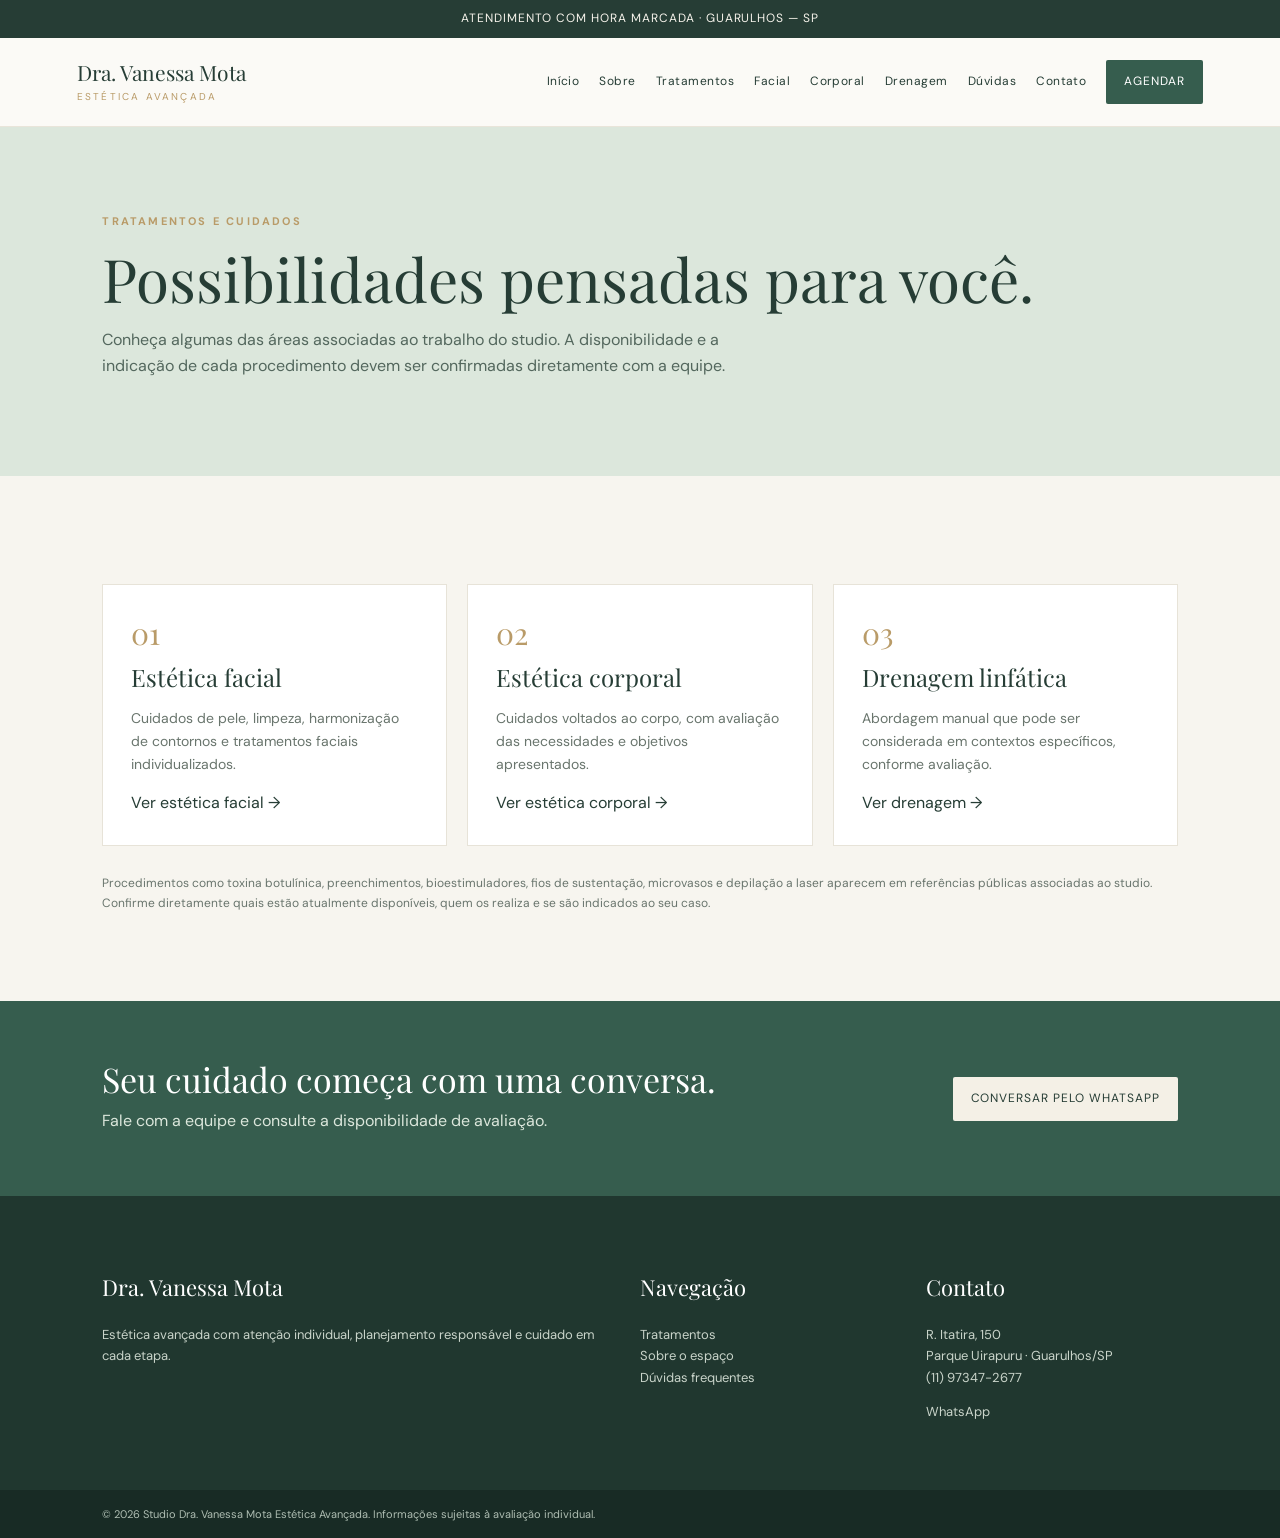
<file: tratamentos.html>
<!doctype html><html lang="pt-BR"><head><meta charset="utf-8"><meta name="viewport" content="width=device-width,initial-scale=1"><title>Tratamentos | Dra. Vanessa Mota</title><meta name="description" content="Conheça as áreas de estética facial, corporal e drenagem do Studio Dra. Vanessa Mota."><meta name="theme-color" content="#365d4e"><link rel="stylesheet" href="style.css"></head><body><div class="top">ATENDIMENTO COM HORA MARCADA · GUARULHOS — SP</div><header class="nav"><a class="brand" href="index.html">Dra. Vanessa Mota<small>Estética avançada</small></a><nav class="navlinks"><a href="index.html">Início</a><a href="sobre.html">Sobre</a><a href="tratamentos.html">Tratamentos</a><a href="facial.html">Facial</a><a href="corporal.html">Corporal</a><a href="drenagem.html">Drenagem</a><a href="faq.html">Dúvidas</a><a href="contato.html">Contato</a><a class="cta" href="https://wa.me/5511973472677" target="_blank" rel="noopener">Agendar</a></nav></header><main><section class="subhero"><span class="eyebrow">Tratamentos e cuidados</span><h1>Possibilidades pensadas para você.</h1><p>Conheça algumas das áreas associadas ao trabalho do studio. A disponibilidade e a indicação de cada procedimento devem ser confirmadas diretamente com a equipe.</p></section><section class="section"><div class="grid"><article class="tile"><span class="num">01</span><h3>Estética facial</h3><p>Cuidados de pele, limpeza, harmonização de contornos e tratamentos faciais individualizados.</p><a href="facial.html">Ver estética facial →</a></article><article class="tile"><span class="num">02</span><h3>Estética corporal</h3><p>Cuidados voltados ao corpo, com avaliação das necessidades e objetivos apresentados.</p><a href="corporal.html">Ver estética corporal →</a></article><article class="tile"><span class="num">03</span><h3>Drenagem linfática</h3><p>Abordagem manual que pode ser considerada em contextos específicos, conforme avaliação.</p><a href="drenagem.html">Ver drenagem →</a></article></div><p class="small" style="margin-top:28px">Procedimentos como toxina botulínica, preenchimentos, bioestimuladores, fios de sustentação, microvasos e depilação a laser aparecem em referências públicas associadas ao studio. Confirme diretamente quais estão atualmente disponíveis, quem os realiza e se são indicados ao seu caso.</p></section></main><section class="band"><div><h2>Seu cuidado começa com uma conversa.</h2><p>Fale com a equipe e consulte a disponibilidade de avaliação.</p></div><a class="btn light" href="https://wa.me/5511973472677" target="_blank" rel="noopener">Conversar pelo WhatsApp</a></section><footer class="footer"><div><h3>Dra. Vanessa Mota</h3><p>Estética avançada com atenção individual, planejamento responsável e cuidado em cada etapa.</p></div><div><h3>Navegação</h3><p><a href="tratamentos.html">Tratamentos</a><br><a href="sobre.html">Sobre o espaço</a><br><a href="faq.html">Dúvidas frequentes</a></p></div><div><h3>Contato</h3><p>R. Itatira, 150<br>Parque Uirapuru · Guarulhos/SP<br>(11) 97347-2677</p><p><a href="https://wa.me/5511973472677">WhatsApp</a></p></div></footer><div class="copyright">© 2026 Studio Dra. Vanessa Mota Estética Avançada. Informações sujeitas à avaliação individual.</div></body></html>
</file>
<file: style.css>
@import url('https://fonts.googleapis.com/css2?family=DM+Sans:wght@400;500;600;700&family=Playfair+Display:wght@500;600;700&display=swap');
:root{--ink:#263d35;--green:#365d4e;--sage:#dce7dc;--cream:#f7f5ef;--gold:#b99b68;--muted:#69756d;--white:#fff}*{box-sizing:border-box}html{scroll-behavior:smooth}body{margin:0;background:var(--cream);color:var(--ink);font-family:'DM Sans',sans-serif;line-height:1.65}a{color:inherit;text-decoration:none}.top{background:var(--ink);color:#f6f3eb;text-align:center;padding:9px 16px;font-size:12px;letter-spacing:.08em}.nav{display:flex;align-items:center;justify-content:space-between;gap:24px;padding:22px max(6vw,24px);background:#fbfaf6;position:sticky;top:0;z-index:5;border-bottom:1px solid #e9e5da}.brand{font-family:'Playfair Display',serif;font-size:21px;line-height:1.15;max-width:230px}.brand small{display:block;font:10px 'DM Sans',sans-serif;letter-spacing:.22em;text-transform:uppercase;color:var(--gold);margin-top:6px}.navlinks{display:flex;gap:20px;align-items:center;flex-wrap:wrap;font-size:12px;letter-spacing:.04em}.navlinks a:hover{color:var(--gold)}.navlinks .cta,.btn{background:var(--green);color:white;padding:12px 18px;border-radius:2px;display:inline-block;font-size:12px;letter-spacing:.08em;text-transform:uppercase}.hero{min-height:570px;display:grid;grid-template-columns:1.05fr .95fr;background:var(--sage)}.hero-copy{padding:clamp(48px,8vw,110px);display:flex;flex-direction:column;justify-content:center;align-items:flex-start}.eyebrow{font-size:11px;text-transform:uppercase;letter-spacing:.2em;color:var(--gold);font-weight:700}.hero h1{font:clamp(42px,5.5vw,70px)/1.08 'Playfair Display',serif;margin:18px 0}.hero p{max-width:490px;color:#53675d}.hero-img{background:linear-gradient(0deg,#1d3c3040,#1d3c3000),url('https://images.unsplash.com/photo-1616394584738-fc6e612e71b9?auto=format&fit=crop&w=1400&q=85') center/cover;min-height:420px}.subhero{padding:80px max(8vw,24px);background:var(--sage)}.subhero h1{font:clamp(40px,5vw,60px)/1.1 'Playfair Display',serif;margin:12px 0}.subhero p{max-width:650px;color:#53675d}.section{padding:76px max(8vw,24px)}.section.alt{background:#eeeee6}.section h2{font:clamp(32px,4vw,46px)/1.15 'Playfair Display',serif;margin:10px 0 20px}.intro{max-width:700px;color:var(--muted)}.grid{display:grid;grid-template-columns:repeat(3,1fr);gap:20px;margin-top:32px}.tile{background:#fff;padding:28px;border:1px solid #e7e3d8}.tile .num{font:30px 'Playfair Display',serif;color:var(--gold)}.tile h3{font:24px 'Playfair Display',serif;margin:8px 0}.tile p{font-size:14px;color:var(--muted)}.split{display:grid;grid-template-columns:1fr 1fr;gap:55px;align-items:center}.photo{min-height:400px;background:url('https://images.unsplash.com/photo-1570172619644-dfd03ed5d881?auto=format&fit=crop&w=1200&q=85') center/cover}.quote{font:28px/1.35 'Playfair Display',serif;color:var(--green);border-left:2px solid var(--gold);padding-left:24px}.band{padding:55px max(8vw,24px);background:var(--green);color:#fff;display:flex;justify-content:space-between;align-items:center;gap:24px}.band h2{font:34px 'Playfair Display',serif;margin:0}.band p{color:#dce7dc;margin:6px 0}.btn.light{background:#f4f0e6;color:var(--ink)}.faq details{padding:20px 0;border-bottom:1px solid #d9d8ce}.faq summary{cursor:pointer;font-weight:600}.faq p{color:var(--muted);max-width:750px}.contactbox{background:white;padding:34px}.footer{background:#20372f;color:#e9eee8;padding:54px max(8vw,24px);display:grid;grid-template-columns:2fr 1fr 1fr;gap:35px}.footer p,.footer a{font-size:13px;color:#c9d4ca}.footer h3{font:22px 'Playfair Display',serif;color:white}.copyright{background:#182b25;color:#aebdb2;padding:15px 8vw;font-size:11px}.small{font-size:12px;color:var(--muted)}@media(max-width:850px){.nav{align-items:flex-start;flex-direction:column}.navlinks{gap:12px}.hero,.split{grid-template-columns:1fr}.hero-img{min-height:350px}.grid{grid-template-columns:1fr 1fr}.footer{grid-template-columns:1fr 1fr}.band{align-items:flex-start;flex-direction:column}}@media(max-width:560px){.grid,.footer{grid-template-columns:1fr}.hero-copy{padding:55px 25px}.section{padding:55px 24px}.subhero{padding:58px 24px}.navlinks{font-size:11px}.brand{font-size:19px}}
</file>
